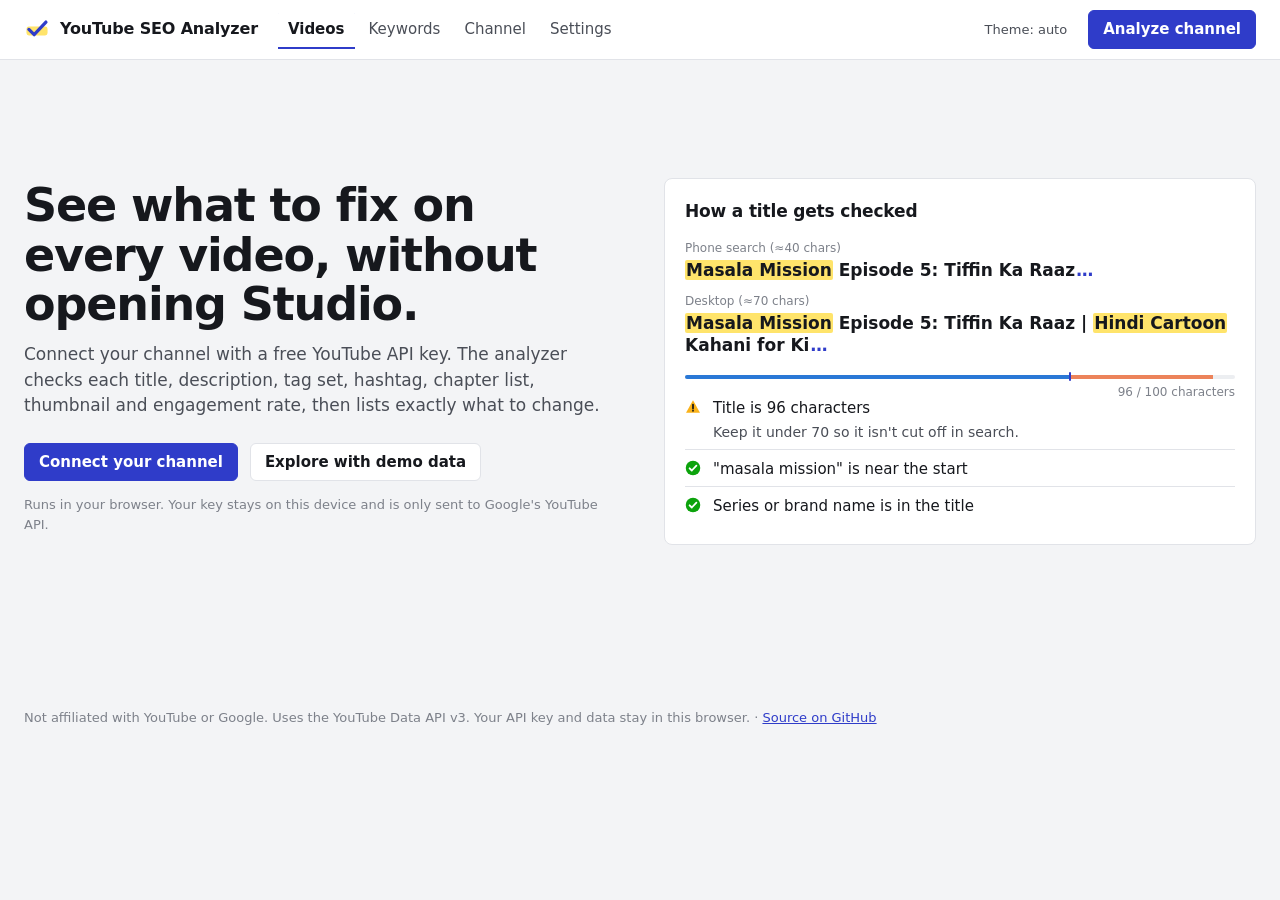
<file: index.html>
<!doctype html>
<html lang="en">
<head>
  <meta charset="utf-8">
  <meta name="viewport" content="width=device-width, initial-scale=1">
  <title>YouTube SEO Analyzer</title>
  <meta name="description" content="Free YouTube channel SEO analyzer. Scores every video's title, description, tags, hashtags, chapters, thumbnail and engagement, and shows exactly what to fix. Runs in your browser.">
  <meta name="referrer" content="strict-origin-when-cross-origin">
  <meta http-equiv="Content-Security-Policy" content="default-src 'self'; script-src 'self' https://accounts.google.com; style-src 'self' 'unsafe-inline' https://fonts.googleapis.com https://accounts.google.com; font-src https://fonts.gstatic.com; img-src 'self' data: blob: https://i.ytimg.com https://*.ytimg.com https://yt3.ggpht.com https://*.ggpht.com https://*.googleusercontent.com; connect-src https://www.googleapis.com https://youtube.googleapis.com https://i.ytimg.com https://accounts.google.com https://oauth2.googleapis.com; frame-src 'self' https://accounts.google.com; base-uri 'self'; form-action 'self'">
  <meta property="og:title" content="YouTube SEO Analyzer">
  <meta property="og:description" content="Check every video's title, description, tags, hashtags, chapters and thumbnail — and get copy-ready fixes.">
  <meta name="theme-color" content="#2f3cc9">
  <link rel="icon" href="assets/img/favicon.svg" type="image/svg+xml">
  <link rel="preconnect" href="https://fonts.googleapis.com">
  <link rel="preconnect" href="https://fonts.gstatic.com" crossorigin>
  <link rel="stylesheet" href="https://fonts.googleapis.com/css2?family=Schibsted+Grotesk:wght@400;500;600;700&display=swap">
  <link rel="stylesheet" href="assets/css/app.css">
</head>
<body>
  <a class="skip" href="#main">Skip to content</a>

  <header class="topbar">
    <div class="topbar-inner">
      <a class="brand" href="#videos" aria-label="YouTube SEO Analyzer, home">
        <svg width="26" height="26" viewBox="0 0 32 32" aria-hidden="true">
          <rect x="3" y="13" width="26" height="11" rx="3" fill="#ffe46b"/>
          <path d="M6 16.5l6.5 6.5L27 7.5" fill="none" stroke="#2f3cc9" stroke-width="4" stroke-linecap="round" stroke-linejoin="round"/>
        </svg>
        <span>YouTube SEO Analyzer</span>
      </a>
      <nav class="nav" aria-label="Main">
        <button type="button" data-view="videos">Videos</button>
        <button type="button" data-view="keywords">Keywords</button>
        <button type="button" data-view="channel">Channel</button>
        <button type="button" data-view="settings">Settings</button>
      </nav>
      <div class="topbar-right">
        <div id="channel-pill" class="channel-pill" hidden></div>
        <button id="theme-btn" type="button" class="btn btn-small ghost">Theme: auto</button>
        <button id="analyze-btn" type="button" class="btn btn-primary">Analyze channel</button>
      </div>
    </div>
    <div id="progress" class="progress" role="status" aria-live="polite" hidden></div>
  </header>

  <main id="main" tabindex="-1">
    <div id="view-videos" class="view"></div>
    <div id="view-keywords" class="view" hidden></div>
    <div id="view-channel" class="view" hidden></div>
    <div id="view-settings" class="view" hidden></div>
  </main>

  <footer class="site-foot">
    Not affiliated with YouTube or Google. Uses the YouTube Data API v3. Your API key and data stay in this browser.
    · <a href="https://github.com/vaibhavkumar-WPDEV/youtube-seo-analyzer">Source on GitHub</a>
  </footer>

  <div id="drawer-backdrop" class="drawer-backdrop" hidden></div>
  <aside id="drawer" class="drawer" role="dialog" aria-modal="true" aria-labelledby="drawer-title" hidden>
    <div class="drawer-head">
      <h2 id="drawer-title">Video</h2>
      <button id="drawer-close" type="button" class="btn btn-small">Close</button>
    </div>
    <div id="drawer-body" class="drawer-body"></div>
  </aside>

  <div id="tooltip" class="tooltip" role="tooltip" hidden></div>
  <div id="toast" class="toast" role="status" aria-live="polite" hidden></div>

  <script type="module" src="assets/js/app.js"></script>
</body>
</html>
</file>
<file: assets/css/app.css>
/* YouTube SEO Analyzer — "editor's blue pencil" look.
   Blue pencil = actions and cut marks. Highlighter = your keywords. Status colours always come with an icon. */

:root {
  color-scheme: light;
  --page: #f3f4f6;
  --surface: #ffffff;
  --sunk: #f7f8fa;
  --ink: #16181d;
  --ink-2: #4a4e57;
  --muted: #7d818a;
  --rule: #e1e3e8;
  --grid: #eceef1;
  --axis: #c3c6cd;
  --accent: #2f3cc9;
  --accent-ink: #ffffff;
  --accent-soft: #e7e9fb;
  --mark: #ffe46b;
  --series-1: #2a78d6;
  --series-1-track: #d7e6f9;
  --good: #0ca30c;
  --warning: #fab219;
  --serious: #ec835a;
  --critical: #d03b3b;
  --shadow: 0 12px 32px rgba(18, 22, 33, 0.14);
  --radius: 8px;
  --font: 'Schibsted Grotesk', system-ui, -apple-system, 'Segoe UI', Roboto, sans-serif;
}

@media (prefers-color-scheme: dark) {
  :root:where(:not([data-theme='light'])) {
    color-scheme: dark;
    --page: #0f1012;
    --surface: #18191c;
    --sunk: #141518;
    --ink: #f0f1f3;
    --ink-2: #c3c6cd;
    --muted: #8c9099;
    --rule: #2b2d32;
    --grid: #24262a;
    --axis: #3a3d43;
    --accent: #8f98ff;
    --accent-ink: #10122a;
    --accent-soft: #23264a;
    --mark: rgba(255, 228, 107, 0.32);
    --series-1: #3987e5;
    --series-1-track: #1e2d44;
    --shadow: 0 12px 32px rgba(0, 0, 0, 0.5);
  }
}

:root[data-theme='dark'] {
  color-scheme: dark;
  --page: #0f1012;
  --surface: #18191c;
  --sunk: #141518;
  --ink: #f0f1f3;
  --ink-2: #c3c6cd;
  --muted: #8c9099;
  --rule: #2b2d32;
  --grid: #24262a;
  --axis: #3a3d43;
  --accent: #8f98ff;
  --accent-ink: #10122a;
  --accent-soft: #23264a;
  --mark: rgba(255, 228, 107, 0.32);
  --series-1: #3987e5;
  --series-1-track: #1e2d44;
  --shadow: 0 12px 32px rgba(0, 0, 0, 0.5);
}

*,
*::before,
*::after {
  box-sizing: border-box;
}

html {
  -webkit-text-size-adjust: 100%;
}

body {
  margin: 0;
  background: var(--page);
  color: var(--ink);
  font-family: var(--font);
  font-size: 15px;
  line-height: 1.5;
  -webkit-font-smoothing: antialiased;
}

body.drawer-open {
  overflow: hidden;
}

img {
  display: block;
  max-width: 100%;
}

button,
input,
select,
textarea {
  font: inherit;
  color: inherit;
}

a {
  color: var(--accent);
}

:focus-visible {
  outline: 2px solid var(--accent);
  outline-offset: 2px;
}

[hidden] {
  display: none !important;
}

.sr-only {
  position: absolute;
  width: 1px;
  height: 1px;
  padding: 0;
  margin: -1px;
  overflow: hidden;
  clip: rect(0 0 0 0);
  white-space: nowrap;
  border: 0;
}

.skip {
  position: absolute;
  left: 16px;
  top: -40px;
  background: var(--accent);
  color: var(--accent-ink);
  padding: 8px 12px;
  border-radius: 6px;
  z-index: 50;
}

.skip:focus {
  top: 8px;
}

/* ---------- Top bar ---------- */
.topbar {
  position: sticky;
  top: 0;
  z-index: 20;
  background: var(--surface);
  border-bottom: 1px solid var(--rule);
}

.topbar-inner {
  max-width: 1280px;
  margin: 0 auto;
  padding: 10px 24px;
  display: flex;
  align-items: center;
  gap: 20px;
}

.brand {
  display: flex;
  align-items: center;
  gap: 10px;
  font-weight: 700;
  font-size: 16px;
  letter-spacing: -0.01em;
  color: var(--ink);
  text-decoration: none;
  white-space: nowrap;
}

.brand svg {
  flex: none;
}

.nav {
  display: flex;
  gap: 4px;
  overflow-x: auto;
}

.nav button {
  background: none;
  border: 0;
  padding: 8px 10px;
  border-radius: 6px;
  color: var(--ink-2);
  cursor: pointer;
  white-space: nowrap;
  box-shadow: inset 0 -2px 0 transparent;
}

.nav button:hover {
  color: var(--ink);
  background: var(--sunk);
}

.nav button[aria-current='page'] {
  color: var(--ink);
  font-weight: 600;
  border-radius: 6px 6px 0 0;
  box-shadow: inset 0 -2px 0 var(--accent);
}

.topbar-right {
  margin-left: auto;
  display: flex;
  align-items: center;
  gap: 10px;
}

.channel-pill {
  display: flex;
  align-items: center;
  gap: 8px;
  padding: 4px 10px 4px 4px;
  border: 1px solid var(--rule);
  border-radius: 999px;
  max-width: 300px;
}

.channel-pill img {
  border-radius: 50%;
}

.pill-name {
  font-weight: 600;
  overflow: hidden;
  text-overflow: ellipsis;
  white-space: nowrap;
}

.pill-mode {
  color: var(--muted);
  font-size: 12px;
  white-space: nowrap;
}

.progress {
  max-width: 1280px;
  margin: 0 auto;
  padding: 6px 24px;
  font-size: 13px;
  color: var(--accent);
  font-weight: 600;
}

/* ---------- Buttons ---------- */
.btn {
  display: inline-flex;
  align-items: center;
  justify-content: center;
  gap: 6px;
  min-height: 38px;
  padding: 7px 14px;
  border: 1px solid var(--rule);
  border-radius: 6px;
  background: var(--surface);
  color: var(--ink);
  font-weight: 600;
  cursor: pointer;
  text-decoration: none;
  white-space: nowrap;
}

.btn:hover {
  border-color: var(--axis);
  background: var(--sunk);
}

.btn:disabled {
  opacity: 0.55;
  cursor: not-allowed;
}

.btn-primary {
  background: var(--accent);
  border-color: var(--accent);
  color: var(--accent-ink);
}

.btn-primary:hover {
  background: var(--accent);
  border-color: var(--accent);
  filter: brightness(1.08);
}

.btn-small {
  min-height: 32px;
  padding: 4px 10px;
  font-size: 13px;
}

.btn-danger {
  color: var(--critical);
}

.link-btn {
  background: none;
  border: 0;
  padding: 4px 2px;
  color: var(--accent);
  font-weight: 600;
  cursor: pointer;
  text-decoration: underline;
  text-underline-offset: 3px;
  text-decoration-thickness: 1px;
}

.ghost {
  background: none;
  border: 1px solid transparent;
  color: var(--ink-2);
  font-weight: 500;
}

/* ---------- Layout ---------- */
main {
  max-width: 1280px;
  margin: 0 auto;
  padding: 28px 24px 80px;
}

main[aria-busy='true'] .view {
  opacity: 0.6;
  transition: opacity 0.2s;
}

.hero {
  padding: 8px 0 28px;
}

.hero-line,
.page-title {
  margin: 0;
  font-size: clamp(28px, 4.2vw, 46px);
  line-height: 1.08;
  letter-spacing: -0.025em;
  font-weight: 700;
  max-width: 22ch;
  text-wrap: balance;
}

.page-title {
  font-size: clamp(26px, 3.4vw, 36px);
  max-width: none;
}

.hero-sub {
  margin: 12px 0 0;
  font-size: 17px;
  color: var(--ink-2);
  max-width: 62ch;
}

.hero-empty {
  padding: 48px 0 24px;
}

.hero-empty .hero-line {
  max-width: 18ch;
}

.hero-actions {
  display: flex;
  flex-wrap: wrap;
  gap: 12px;
  margin-top: 24px;
}

.fine {
  margin: 14px 0 0;
  font-size: 13px;
  color: var(--muted);
}

.page-head {
  padding: 8px 0 24px;
}

.section-title {
  margin: 0;
  font-size: 17px;
  font-weight: 700;
  letter-spacing: -0.01em;
}

.panel {
  background: var(--surface);
  border: 1px solid var(--rule);
  border-radius: var(--radius);
  padding: 20px;
  margin: 0 0 20px;
}

.panel > .section-title + * {
  margin-top: 14px;
}

fieldset.panel {
  min-width: 0;
}

fieldset.panel legend {
  float: left;
  width: 100%;
  padding: 0;
  margin-bottom: 14px;
}

fieldset.panel legend + * {
  clear: both;
}

/* ---------- KPI tiles ---------- */
.kpis {
  display: flex;
  flex-wrap: wrap;
  gap: 0;
  margin-top: 28px;
  border-top: 1px solid var(--rule);
}

.tile {
  display: flex;
  flex-direction: column;
  gap: 2px;
  padding: 14px 28px 4px 0;
  margin-right: 28px;
  min-width: 140px;
}

.tile + .tile {
  padding-left: 28px;
  border-left: 1px solid var(--rule);
}

.tile-label {
  font-size: 13px;
  color: var(--ink-2);
}

.tile-value {
  font-size: 28px;
  font-weight: 600;
  letter-spacing: -0.02em;
  line-height: 1.15;
}

.tile-unit {
  font-size: 15px;
  color: var(--muted);
  font-weight: 500;
  margin-left: 2px;
}

.tile-sub {
  display: inline-flex;
  align-items: center;
  gap: 4px;
  font-size: 13px;
  color: var(--ink-2);
}

.tile-meter {
  min-width: 200px;
}

.meter {
  display: block;
  height: 6px;
  border-radius: 999px;
  background: var(--series-1-track);
  overflow: hidden;
  margin: 6px 0 4px;
  width: 100%;
  max-width: 220px;
}

.meter-fill {
  display: block;
  height: 100%;
  border-radius: 999px;
  background: var(--series-1);
}

.kpis.small {
  margin-top: 16px;
}

.kpis.small .tile-value {
  font-size: 22px;
}

/* ---------- Filters ---------- */
.filters {
  display: flex;
  flex-wrap: wrap;
  align-items: center;
  gap: 10px;
  padding: 12px 0;
  margin-bottom: 16px;
  border-top: 1px solid var(--rule);
  border-bottom: 1px solid var(--rule);
  position: sticky;
  top: 57px;
  z-index: 10;
  background: var(--page);
}

.filters .spacer {
  flex: 1;
}

.seg {
  display: inline-flex;
  border: 1px solid var(--rule);
  border-radius: 6px;
  overflow: hidden;
  background: var(--surface);
}

.seg-btn {
  border: 0;
  background: none;
  padding: 7px 12px;
  cursor: pointer;
  color: var(--ink-2);
  min-height: 36px;
}

.seg-btn + .seg-btn {
  border-left: 1px solid var(--rule);
}

.seg-btn[aria-pressed='true'] {
  background: var(--accent-soft);
  color: var(--ink);
  font-weight: 600;
}

select,
input[type='text'],
input[type='search'],
input[type='password'],
textarea {
  min-height: 36px;
  border: 1px solid var(--rule);
  border-radius: 6px;
  background: var(--surface);
  padding: 6px 10px;
  max-width: 100%;
}

textarea {
  width: 100%;
  resize: vertical;
}

select:hover,
input:hover,
textarea:hover {
  border-color: var(--axis);
}

.filters input[type='search'] {
  width: 220px;
}

.chip-x {
  border: 1px solid var(--accent);
  background: var(--accent-soft);
  color: var(--ink);
  border-radius: 999px;
  padding: 4px 10px;
  cursor: pointer;
  font-size: 13px;
}

/* ---------- Charts ---------- */
.viz-grid {
  display: grid;
  grid-template-columns: minmax(0, 1.25fr) minmax(0, 1fr);
  gap: 20px;
  margin-bottom: 28px;
  align-items: start;
}

.viz-grid.two {
  grid-template-columns: minmax(0, 1fr) minmax(0, 1fr);
}

.viz-col {
  display: grid;
  gap: 20px;
  align-content: start;
}

.chart-card {
  background: var(--surface);
  border: 1px solid var(--rule);
  border-radius: var(--radius);
  padding: 18px 20px 16px;
  min-width: 0;
}

.chart-head {
  display: flex;
  align-items: flex-start;
  justify-content: space-between;
  gap: 12px;
  margin-bottom: 12px;
}

.chart-head h2 {
  margin: 0;
  font-size: 15px;
  font-weight: 700;
}

.chart-note {
  margin: 2px 0 0;
  font-size: 13px;
  color: var(--muted);
}

.chart-body {
  min-height: 60px;
}

.chart-body svg {
  display: block;
  overflow: visible;
}

.empty-note {
  margin: 8px 0;
  color: var(--muted);
  font-size: 14px;
}

.grid {
  stroke: var(--grid);
  stroke-width: 1;
}

.axis-base {
  stroke: var(--axis);
  stroke-width: 1;
}

.tick {
  fill: var(--muted);
  font-size: 11px;
  font-variant-numeric: tabular-nums;
}

.axis-title {
  fill: var(--muted);
  font-size: 11px;
}

.cap-label,
.end-label {
  fill: var(--ink-2);
  font-size: 12px;
  font-weight: 600;
}

.bar {
  fill: var(--series-1);
}

.hit {
  fill: transparent;
}

.col {
  cursor: pointer;
  outline: none;
}

.col:hover .bar,
.col:focus-visible .bar {
  opacity: 0.8;
}

.col:focus-visible .hit {
  stroke: var(--accent);
  stroke-width: 2;
}

.col.is-selected .hit {
  fill: var(--accent-soft);
}

.dot {
  fill: var(--series-1);
  stroke: var(--surface);
  stroke-width: 2;
}

.dot-focus {
  fill: none;
  stroke: var(--ink);
  stroke-width: 1.5;
}

.line {
  fill: none;
  stroke: var(--series-1);
  stroke-width: 2;
  stroke-linejoin: round;
  stroke-linecap: round;
}

.crosshair {
  stroke: var(--muted);
  stroke-width: 1;
}

/* Ranked bars */
.rbars {
  list-style: none;
  margin: 0;
  padding: 0;
  display: grid;
  gap: 2px;
}

.rbar {
  display: grid;
  grid-template-columns: minmax(120px, 42%) minmax(0, 1fr);
  align-items: center;
  gap: 12px;
  width: 100%;
  padding: 6px 6px;
  border: 0;
  border-radius: 6px;
  background: none;
  text-align: left;
  cursor: pointer;
}

.rbar:hover {
  background: var(--sunk);
}

.rbar.is-selected {
  background: var(--accent-soft);
}

.rbar-label {
  font-size: 14px;
  color: var(--ink);
  line-height: 1.3;
}

.rbar-track {
  display: flex;
  align-items: center;
  gap: 8px;
  min-width: 0;
}

.rbar-fill {
  display: block;
  height: 14px;
  min-width: 2px;
  background: var(--series-1);
  border-radius: 0 4px 4px 0;
}

.rbar:hover .rbar-fill {
  opacity: 0.85;
}

.rbar-value {
  font-size: 13px;
  font-weight: 600;
  color: var(--ink-2);
  font-variant-numeric: tabular-nums;
}

.mini-table {
  width: 100%;
  border-collapse: collapse;
  font-size: 13px;
}

.mini-table th,
.mini-table td {
  text-align: left;
  padding: 6px 8px;
  border-bottom: 1px solid var(--rule);
  font-weight: 400;
}

.mini-table thead th {
  color: var(--muted);
  font-weight: 600;
}

.num {
  text-align: right !important;
  font-variant-numeric: tabular-nums;
}

/* Tooltip */
.tooltip {
  position: fixed;
  z-index: 60;
  pointer-events: none;
  background: var(--surface);
  border: 1px solid var(--rule);
  border-radius: 6px;
  box-shadow: var(--shadow);
  padding: 8px 10px;
  font-size: 12px;
  max-width: 280px;
}

.tip-row {
  display: flex;
  gap: 6px;
  align-items: baseline;
  color: var(--ink-2);
}

.tip-row strong {
  color: var(--ink);
  font-weight: 600;
}

.tip-head strong {
  font-size: 14px;
}

/* ---------- Video table ---------- */
.table-wrap {
  background: var(--surface);
  border: 1px solid var(--rule);
  border-radius: var(--radius);
  padding: 18px 0 4px;
}

.table-head {
  padding: 0 20px 12px;
}

.table-scroll {
  overflow-x: auto;
}

.vtable {
  width: 100%;
  border-collapse: collapse;
  min-width: 760px;
}

.vtable th,
.vtable td {
  padding: 10px 12px;
  border-top: 1px solid var(--rule);
  text-align: left;
  vertical-align: middle;
}

.vtable thead th {
  font-size: 12px;
  color: var(--muted);
  font-weight: 600;
  padding-top: 8px;
  padding-bottom: 8px;
}

.vtable th:first-child,
.vtable td:first-child {
  padding-left: 20px;
}

.vtable th:last-child,
.vtable td:last-child {
  padding-right: 20px;
}

.vtable tbody tr {
  cursor: pointer;
}

.vtable tbody tr:hover,
.vtable tbody tr.is-open {
  background: var(--sunk);
}

.sort-btn {
  background: none;
  border: 0;
  padding: 2px 0;
  color: inherit;
  font-weight: 600;
  cursor: pointer;
}

.c-video {
  width: 46%;
}

.row-open {
  display: flex;
  align-items: center;
  gap: 14px;
  width: 100%;
  background: none;
  border: 0;
  padding: 0;
  text-align: left;
  cursor: pointer;
}

.thumb {
  flex: none;
  width: 112px;
  height: 63px;
  border-radius: 5px;
  overflow: hidden;
  background: var(--sunk);
  border: 1px solid var(--rule);
}

.thumb img {
  width: 100%;
  height: 100%;
  object-fit: cover;
}

.thumb-short img {
  object-position: 50% 30%;
}

.row-text {
  display: flex;
  flex-direction: column;
  gap: 5px;
  min-width: 0;
}

.row-title {
  font-weight: 600;
  line-height: 1.3;
  display: -webkit-box;
  -webkit-line-clamp: 2;
  -webkit-box-orient: vertical;
  overflow: hidden;
}

.row-open:hover .row-title {
  text-decoration: underline;
  text-underline-offset: 3px;
}

.row-meta {
  display: block;
  font-size: 12px;
  color: var(--muted);
}

.status-text {
  font-weight: 500;
}

.score {
  display: inline-flex;
  align-items: center;
  gap: 6px;
  font-size: 17px;
  font-variant-numeric: tabular-nums;
}

.fixcount {
  display: flex;
  align-items: center;
  gap: 4px;
  font-size: 13px;
  color: var(--ink-2);
  white-space: nowrap;
}

/* Title length ruler: blue = within limit, orange = text that gets cut, tick = cut mark */
.ruler,
.proof-ruler {
  position: relative;
  display: block;
  height: 3px;
  width: 100%;
  max-width: 260px;
  background: var(--grid);
  border-radius: 2px;
}

.ruler-fill,
.ruler-over,
.ruler-cut {
  position: absolute;
  top: 0;
  height: 100%;
}

.ruler-fill {
  left: 0;
  width: min(calc(var(--len) * 1%), calc(var(--max) * 1%));
  background: var(--series-1);
  border-radius: 2px 0 0 2px;
}

.ruler-over {
  left: calc(var(--max) * 1%);
  width: max(0%, calc((var(--len) - var(--max)) * 1%));
  background: var(--serious);
}

.ruler-cut {
  left: calc(var(--max) * 1%);
  top: -3px;
  height: 9px;
  width: 2px;
  margin-left: -1px;
  background: var(--accent);
  border-radius: 1px;
}

/* Status icons */
.st-icon {
  flex: none;
  vertical-align: -3px;
}

.st-mark,
.st-mark-muted {
  fill: none;
  stroke-width: 1.8;
  stroke-linecap: round;
  stroke-linejoin: round;
}

.st-pass .st-fill {
  fill: var(--good);
}

.st-pass .st-mark,
.st-fail .st-mark {
  stroke: #ffffff;
}

.st-warn .st-fill {
  fill: var(--warning);
}

.st-warn .st-mark {
  stroke: #1b1b1b;
}

.st-fail .st-fill {
  fill: var(--critical);
}

.st-ring {
  fill: none;
  stroke: var(--muted);
  stroke-width: 1.5;
}

.st-mark-muted {
  stroke: var(--muted);
}

/* ---------- Drawer ---------- */
.drawer-backdrop {
  position: fixed;
  inset: 0;
  background: rgba(10, 12, 18, 0.38);
  z-index: 30;
}

.drawer {
  position: fixed;
  top: 0;
  right: 0;
  bottom: 0;
  width: min(640px, 100vw);
  z-index: 40;
  background: var(--surface);
  border-left: 1px solid var(--rule);
  box-shadow: var(--shadow);
  overflow-y: auto;
  overscroll-behavior: contain;
  animation: slide-in 0.18s ease-out;
}

@keyframes slide-in {
  from {
    transform: translateX(24px);
    opacity: 0.6;
  }
}

@media (prefers-reduced-motion: reduce) {
  .drawer {
    animation: none;
  }
}

.drawer-head {
  position: sticky;
  top: 0;
  z-index: 2;
  display: flex;
  align-items: flex-start;
  gap: 12px;
  padding: 18px 22px 14px;
  background: var(--surface);
  border-bottom: 1px solid var(--rule);
}

.drawer-head h2 {
  margin: 0;
  font-size: 19px;
  line-height: 1.3;
  letter-spacing: -0.01em;
  flex: 1;
}

.drawer-body {
  padding: 16px 22px 48px;
}

.d-meta {
  display: flex;
  flex-wrap: wrap;
  gap: 4px 16px;
  font-size: 13px;
  color: var(--ink-2);
}

.d-links {
  display: flex;
  gap: 8px;
  margin: 14px 0 6px;
  flex-wrap: wrap;
}

.d-score {
  display: flex;
  align-items: center;
  gap: 20px;
  margin: 16px 0;
  padding: 14px 0;
  border-top: 1px solid var(--rule);
  border-bottom: 1px solid var(--rule);
}

.d-score-num {
  font-size: 40px;
  font-weight: 700;
  letter-spacing: -0.03em;
  line-height: 1;
}

.d-score-side {
  flex: 1;
}

.d-thumb {
  max-width: 360px;
  margin: 0 0 8px;
  border-radius: 6px;
  overflow: hidden;
  border: 1px solid var(--rule);
  background: var(--sunk);
}

.d-thumb img {
  width: 100%;
  aspect-ratio: 16 / 9;
  object-fit: cover;
}

.d-thumb-short {
  max-width: 150px;
}

.d-thumb-short img {
  aspect-ratio: 9 / 16;
}

.d-sec {
  margin-top: 26px;
}

.d-sec h3 {
  margin: 0 0 10px;
  font-size: 16px;
  font-weight: 700;
}

.check-group {
  margin: 16px 0 6px;
  font-size: 13px;
  font-weight: 600;
  color: var(--muted);
}

/* Proof sheet */
.proof {
  display: grid;
  gap: 10px;
}

.proof-row {
  display: grid;
  gap: 2px;
}

.proof-label {
  display: block;
  font-size: 12px;
  color: var(--muted);
}

.proof-text {
  font-size: 17px;
  font-weight: 600;
  line-height: 1.35;
}

.proof-cut {
  color: var(--accent);
  font-weight: 700;
  margin-left: 1px;
}

.proof-ruler {
  max-width: none;
  margin-top: 8px;
  height: 4px;
}

.proof-count {
  position: absolute;
  right: 0;
  top: 8px;
  font-size: 12px;
  color: var(--muted);
}

mark {
  background: var(--mark);
  color: inherit;
  border-radius: 2px;
  padding: 0 1px;
}

.desc-proof {
  border-left: 3px solid var(--accent);
  padding-left: 14px;
}

.desc-first {
  margin: 0;
}

.desc-text {
  white-space: pre-wrap;
  overflow-wrap: anywhere;
}

.desc-rest {
  margin-top: 10px;
  color: var(--ink-2);
}

.desc-rest summary {
  cursor: pointer;
  color: var(--accent);
  font-weight: 600;
  font-size: 14px;
}

.chips {
  display: flex;
  flex-wrap: wrap;
  gap: 6px;
  margin-top: 10px;
}

.chip {
  display: inline-block;
  border: 1px solid var(--rule);
  border-radius: 999px;
  padding: 2px 10px;
  font-size: 13px;
  background: var(--sunk);
}

.checklist {
  list-style: none;
  margin: 0;
  padding: 0;
  display: grid;
  gap: 2px;
}

.check {
  display: grid;
  grid-template-columns: 18px minmax(0, 1fr);
  gap: 10px;
  padding: 8px 0;
  border-bottom: 1px solid var(--rule);
}

.check:last-child {
  border-bottom: 0;
}

.check .st-icon {
  margin-top: 2px;
}

.check-text {
  display: grid;
  gap: 2px;
}

.check-msg {
  font-weight: 500;
}

.check-fix {
  font-size: 14px;
  color: var(--ink-2);
}

.checklist.compact .check {
  padding: 6px 0;
}

.copy-block {
  border: 1px solid var(--rule);
  border-radius: 6px;
  padding: 12px 14px;
  margin-bottom: 12px;
  background: var(--sunk);
}

.copy-head {
  display: flex;
  align-items: center;
  justify-content: space-between;
  gap: 10px;
}

.copy-head h4 {
  margin: 0;
  font-size: 14px;
}

.copy-text {
  margin: 10px 0 0;
  white-space: pre-wrap;
  overflow-wrap: anywhere;
  font-family: var(--font);
  font-size: 13px;
  line-height: 1.5;
  max-height: 220px;
  overflow: auto;
  color: var(--ink);
}

/* ---------- Keywords & channel ---------- */
.meter-list {
  list-style: none;
  margin: 0;
  padding: 0;
  display: grid;
  gap: 12px;
}

.meter-list li {
  display: grid;
  grid-template-columns: minmax(120px, 200px) minmax(0, 1fr) auto;
  align-items: center;
  gap: 4px 14px;
}

.ml-name {
  font-weight: 600;
}

.ml-bar {
  display: block;
  height: 8px;
  border-radius: 999px;
  background: var(--series-1-track);
  overflow: hidden;
}

.ml-fig {
  font-variant-numeric: tabular-nums;
  font-size: 14px;
  color: var(--ink-2);
}

.ml-detail {
  grid-column: 2 / -1;
  font-size: 12px;
  color: var(--muted);
}

.row {
  display: flex;
  flex-wrap: wrap;
  align-items: center;
  gap: 10px;
}

.row input[type='text'],
.row input[type='password'] {
  flex: 1;
  min-width: 200px;
}

.idea-list {
  list-style: none;
  margin: 14px 0 0;
  padding: 0;
  display: grid;
}

.idea-list li {
  display: flex;
  justify-content: space-between;
  align-items: center;
  gap: 12px;
  padding: 6px 0;
  border-bottom: 1px solid var(--rule);
}

.plain-list {
  list-style: none;
  margin: 0;
  padding: 0;
}

.plain-list li {
  display: flex;
  justify-content: space-between;
  gap: 12px;
  padding: 8px 0;
  border-bottom: 1px solid var(--rule);
}

.ch-head {
  display: flex;
  gap: 20px;
  align-items: flex-start;
}

.ch-avatar {
  border-radius: 50%;
  border: 1px solid var(--rule);
}

.empty-layout {
  display: grid;
  grid-template-columns: minmax(0, 1fr) minmax(0, 1fr);
  gap: 48px;
  align-items: center;
  min-height: 60vh;
}

.empty-layout .hero-empty {
  padding: 24px 0;
}

.sample {
  margin-top: 8px;
  max-width: 760px;
  background: var(--surface);
  border: 1px solid var(--rule);
  border-radius: var(--radius);
  padding: 20px;
}

.sample .proof {
  margin: 14px 0 12px;
}

/* ---------- Settings ---------- */
.settings {
  max-width: 820px;
}

.settings ~ .panel,
.settings ~ details.panel {
  max-width: 820px;
}

.field {
  display: grid;
  gap: 6px;
  margin-bottom: 14px;
}

.field label {
  font-weight: 600;
  font-size: 14px;
}

.field input[type='text'],
.field input[type='password'] {
  width: 100%;
}

.field-grid {
  display: grid;
  grid-template-columns: repeat(2, minmax(0, 1fr));
  gap: 0 16px;
}

.help {
  display: block;
  margin: 0;
  font-size: 13px;
  color: var(--muted);
}

.check-field {
  display: flex;
  align-items: center;
  gap: 8px;
  font-size: 14px;
}

.check-field input {
  width: 18px;
  height: 18px;
  accent-color: var(--accent);
}

.form-actions {
  margin-bottom: 20px;
}

.signed {
  font-weight: 600;
  color: var(--ink-2);
}

.guide summary {
  cursor: pointer;
}

.steps {
  margin: 16px 0 0;
  padding-left: 22px;
  display: grid;
  gap: 12px;
}

.steps li strong {
  display: block;
}

/* ---------- Toast ---------- */
.toast {
  position: fixed;
  left: 50%;
  bottom: 20px;
  transform: translateX(-50%);
  z-index: 70;
  background: var(--ink);
  color: var(--surface);
  padding: 10px 16px;
  border-radius: 8px;
  box-shadow: var(--shadow);
  max-width: min(560px, calc(100vw - 32px));
  font-size: 14px;
}

.toast[data-kind='error'] {
  background: var(--critical);
  color: #ffffff;
}

/* ---------- Footer ---------- */
.site-foot {
  max-width: 1280px;
  margin: 0 auto;
  padding: 0 24px 32px;
  font-size: 13px;
  color: var(--muted);
}

/* ---------- Small screens ---------- */
@media (max-width: 900px) {
  .viz-grid,
  .viz-grid.two,
  .empty-layout {
    grid-template-columns: minmax(0, 1fr);
  }

  .empty-layout {
    gap: 8px;
    min-height: 0;
  }
}

@media (max-width: 760px) {
  .topbar-inner {
    flex-wrap: wrap;
    padding: 10px 16px;
    gap: 8px 12px;
  }

  .nav {
    order: 3;
    width: 100%;
  }

  .channel-pill {
    display: none;
  }

  main {
    padding: 20px 16px 64px;
  }

  .progress,
  .site-foot {
    padding-left: 16px;
    padding-right: 16px;
  }

  .tile,
  .tile + .tile {
    padding: 12px 16px 4px 0;
    margin-right: 0;
    border-left: 0;
    min-width: 50%;
  }

  .filters {
    position: static;
  }

  .filters input[type='search'] {
    width: 100%;
  }

  .filters .spacer {
    display: none;
  }

  .vtable {
    min-width: 0;
  }

  .vtable thead {
    display: none;
  }

  .vtable tr {
    display: grid;
    grid-template-columns: repeat(3, minmax(0, 1fr));
    gap: 6px 12px;
    padding: 12px 16px;
    border-top: 1px solid var(--rule);
  }

  .vtable td {
    display: block;
    border: 0;
    padding: 0 !important;
    text-align: left !important;
    font-variant-numeric: normal;
  }

  .vtable td.c-video {
    grid-column: 1 / -1;
    width: auto;
  }

  .vtable td.c-views::before {
    content: 'Views ';
    color: var(--muted);
    font-size: 12px;
  }

  .vtable td.c-likes::before {
    content: 'Likes ';
    color: var(--muted);
    font-size: 12px;
  }

  .thumb {
    width: 96px;
    height: 54px;
  }

  .meter-list li {
    grid-template-columns: minmax(0, 1fr) auto;
  }

  .ml-bar {
    grid-column: 1 / -1;
    grid-row: 2;
  }

  .ml-detail {
    grid-column: 1 / -1;
  }

  .field-grid {
    grid-template-columns: minmax(0, 1fr);
  }

  .ch-head {
    flex-direction: column;
  }

  .drawer-head,
  .drawer-body {
    padding-left: 16px;
    padding-right: 16px;
  }
}

@media (forced-colors: active) {
  .bar,
  .rbar-fill,
  .meter-fill,
  .ruler-fill {
    forced-color-adjust: none;
    background: CanvasText;
    fill: CanvasText;
  }
}
</file>
